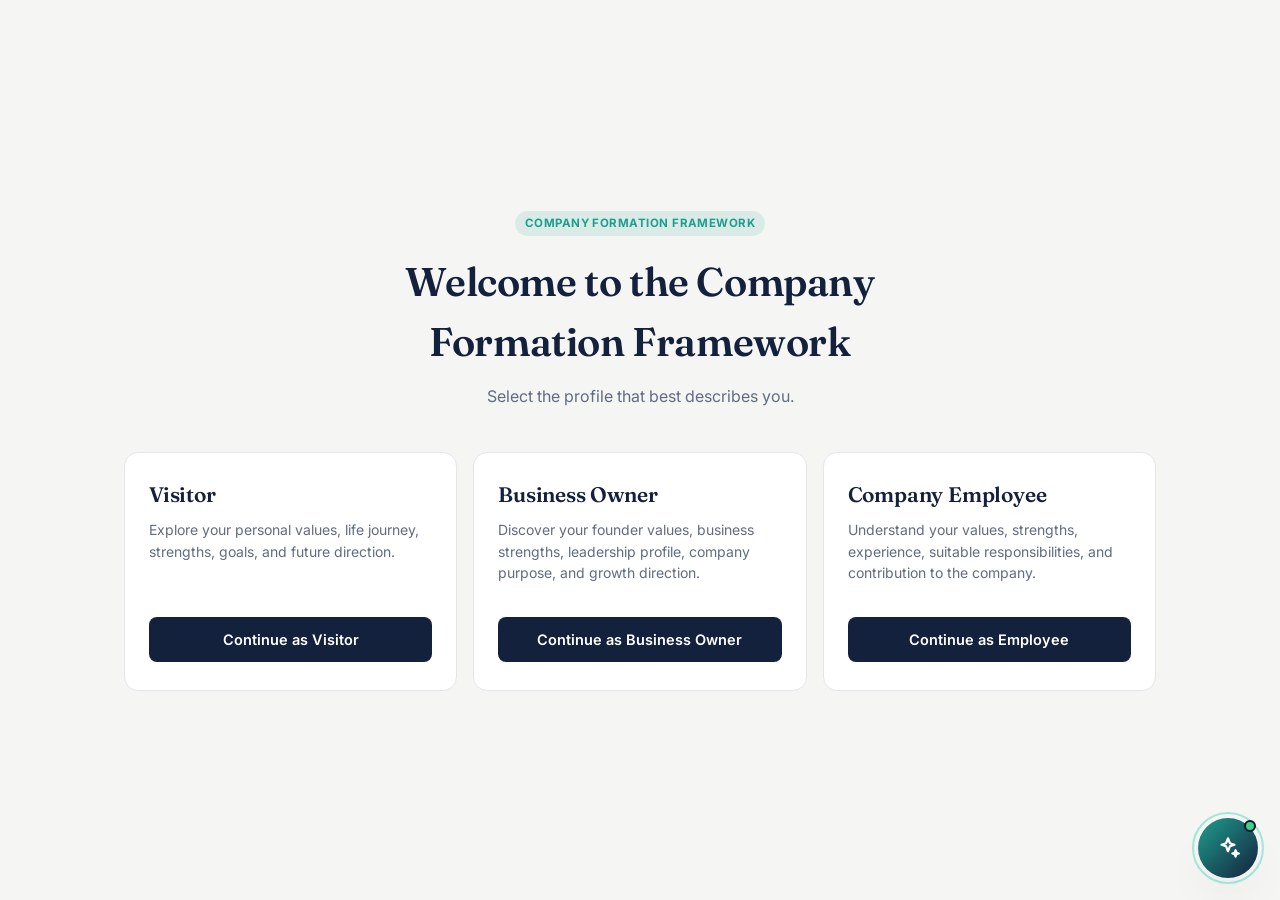
<file: index.html>
<!DOCTYPE html>
<html lang="en">
<head>
<meta charset="UTF-8">
<meta name="viewport" content="width=device-width, initial-scale=1.0, viewport-fit=cover">
<title>CFF — Company Formation Framework</title>
<meta name="description" content="Understand your values, life journey, strengths, and role in building a successful company.">

<!-- PWA: installable "Add to Home Screen" support on Android/iOS/desktop -->
<link rel="manifest" href="manifest.json">
<meta name="theme-color" content="#14213d">
<meta name="mobile-web-app-capable" content="yes">
<meta name="apple-mobile-web-app-capable" content="yes">
<meta name="apple-mobile-web-app-status-bar-style" content="black-translucent">
<meta name="apple-mobile-web-app-title" content="CFF">
<link rel="icon" href="icons/icon-192.png" type="image/png">
<link rel="apple-touch-icon" href="icons/apple-touch-icon.png">

<link rel="preconnect" href="https://fonts.googleapis.com">
<link rel="preconnect" href="https://fonts.gstatic.com" crossorigin>
<link href="https://fonts.googleapis.com/css2?family=Fraunces:opsz,wght@9..144,400;9..144,500;9..144,600;9..144,700&family=Inter:wght@400;500;600;700;800&display=swap" rel="stylesheet">
<link rel="stylesheet" href="css/style.css">
</head>
<body>
<a class="skip-link" href="#main">Skip to main content</a>

<div id="root"></div>

<div id="live-region" class="sr-only" aria-live="polite" aria-atomic="true"></div>

<noscript>
  <div class="noscript-banner">CFF requires JavaScript to run. Please enable JavaScript in your browser.</div>
</noscript>

<!-- Loaded as plain classic scripts (not type="module") so the whole site,
     including this file, can be opened directly from disk (file://) as well
     as served over http(s) via `npm start`. Order matters: config.js must
     load first, then storage.js and api.js define globals that app.js
     relies on, then ai-widget.js. -->
<script src="js/config.js"></script>
<script src="js/storage.js"></script>
<script src="js/api.js"></script>
<script src="js/app.js"></script>
<script src="js/ai-widget.js"></script>

<!-- Register the service worker for offline support + installability.
     Guarded so it never throws on file:// (service workers require
     http/https) or in browsers without support. -->
<script>
  if ('serviceWorker' in navigator && (location.protocol === 'http:' || location.protocol === 'https:')) {
    window.addEventListener('load', function () {
      navigator.serviceWorker.register('sw.js').catch(function (err) {
        console.warn('CFF: service worker registration failed', err);
      });
    });
  }
</script>
</body>
</html>
</file>
<file: css/style.css>
/* =========================================================================
   CFF — Company Formation Framework
   Design tokens + full stylesheet
   ========================================================================= */

:root{
  --navy:#14213d;
  --navy-deep:#0b1526;
  --teal:#1f9e8e;
  --teal-light:#5fd8c4;
  --paper:#f5f6f3;
  --card:#ffffff;
  --ink:#1a2238;
  --ink-soft:#616b82;
  --line:#e3e6ea;
  --gold:#be9b3f;
  --danger:#c1503f;

  --font-display:'Fraunces', Georgia, serif;
  --font-body:'Inter', -apple-system, BlinkMacSystemFont, 'Segoe UI', sans-serif;

  --radius-sm:8px;
  --radius-md:14px;
  --radius-lg:20px;

  --shadow-sm:0 1px 3px rgba(11,21,38,.06);
  --shadow-md:0 12px 28px -12px rgba(20,33,61,.18);
  --shadow-lg:0 24px 48px -20px rgba(20,33,61,.28);

  --header-h:64px;
}

/* ---------------------------------------------------------------------- */
/* Reset                                                                   */
/* ---------------------------------------------------------------------- */
*, *::before, *::after{ box-sizing:border-box; }
html{ scroll-behavior:smooth; }
body{
  margin:0;
  background:var(--paper);
  color:var(--ink);
  font-family:var(--font-body);
  -webkit-font-smoothing:antialiased;
  line-height:1.5;
}
h1,h2,h3,h4,.display{ font-family:var(--font-display); letter-spacing:-0.01em; margin:0; }
p{ margin:0; }
a{ color:inherit; }
img{ max-width:100%; display:block; }
button{ font-family:inherit; cursor:pointer; }
ul{ margin:0; }

.sr-only{
  position:absolute; width:1px; height:1px; padding:0; margin:-1px;
  overflow:hidden; clip:rect(0,0,0,0); white-space:nowrap; border:0;
}
.skip-link{
  position:absolute; left:-999px; top:0; background:var(--navy); color:#fff;
  padding:10px 16px; border-radius:0 0 8px 0; z-index:100; font-weight:600; font-size:13px;
}
.skip-link:focus{ left:0; }

.noscript-banner{
  background:var(--danger); color:#fff; text-align:center; padding:12px; font-weight:600;
}

/* Visible focus states everywhere */
a:focus-visible,
button:focus-visible,
input:focus-visible,
textarea:focus-visible,
select:focus-visible,
[tabindex]:focus-visible{
  outline:3px solid var(--teal);
  outline-offset:2px;
}

/* ---------------------------------------------------------------------- */
/* Layout helpers                                                          */
/* ---------------------------------------------------------------------- */
.shell{ max-width:1080px; margin:0 auto; padding:0 24px; }
.fade-in{ animation:fadeIn .35s ease both; }
@keyframes fadeIn{ from{ opacity:0; transform:translateY(6px);} to{ opacity:1; transform:translateY(0);} }

.grid-2{ display:grid; grid-template-columns:1fr 1fr; gap:16px; }
.grid-3{ display:grid; grid-template-columns:repeat(3,1fr); gap:14px; }
.grid-auto{ display:grid; grid-template-columns:repeat(auto-fit, minmax(220px,1fr)); gap:16px; }

/* ---------------------------------------------------------------------- */
/* Buttons                                                                  */
/* ---------------------------------------------------------------------- */
.btn{
  display:inline-flex; align-items:center; justify-content:center; gap:8px;
  padding:13px 26px; border-radius:var(--radius-sm); border:1px solid transparent;
  font-weight:600; font-size:14.5px; transition:background .15s ease, border-color .15s ease, transform .1s ease;
  line-height:1.2;
}
.btn:active{ transform:translateY(1px); }
.btn-primary{ background:var(--navy); color:#fff; }
.btn-primary:hover{ background:var(--navy-deep); }
.btn-teal{ background:var(--teal); color:#fff; }
.btn-teal:hover{ background:#188577; }
.btn-ghost{ background:transparent; color:var(--navy); border-color:var(--line); }
.btn-ghost:hover{ border-color:var(--navy); }
.btn-danger-ghost{ background:transparent; color:var(--danger); border-color:var(--line); }
.btn-danger-ghost:hover{ border-color:var(--danger); }
.btn-block{ width:100%; }
.btn-sm{ padding:9px 16px; font-size:13px; }
.btn:disabled{ opacity:.45; cursor:not-allowed; }
.btn:disabled:hover{ transform:none; }

.btn-row{ display:flex; gap:10px; flex-wrap:wrap; }

/* ---------------------------------------------------------------------- */
/* Cards / badges                                                          */
/* ---------------------------------------------------------------------- */
.card{ background:var(--card); border:1px solid var(--line); border-radius:var(--radius-md); box-shadow:var(--shadow-sm); }

.badge{
  display:inline-flex; align-items:center; gap:6px; font-size:11.5px; font-weight:700;
  letter-spacing:.04em; text-transform:uppercase; padding:4px 10px; border-radius:999px;
}
.badge-teal{ background:rgba(31,158,142,.12); color:var(--teal); }
.badge-navy{ background:rgba(20,33,61,.08); color:var(--navy); }
.badge-gold{ background:rgba(190,155,63,.14); color:var(--gold); }
.badge-danger{ background:rgba(193,80,63,.12); color:var(--danger); }

/* ---------------------------------------------------------------------- */
/* Forms                                                                    */
/* ---------------------------------------------------------------------- */
label{ font-size:13px; font-weight:600; color:var(--ink-soft); display:block; margin-bottom:6px; }
.field{ margin-bottom:16px; }
.field:last-child{ margin-bottom:0; }
input[type="text"], input[type="email"], textarea, select{
  font-family:var(--font-body); border:1px solid var(--line); border-radius:var(--radius-sm);
  padding:12px 14px; font-size:14.5px; width:100%; background:#fff; color:var(--ink);
  transition:border-color .15s ease, box-shadow .15s ease;
}
textarea{ resize:vertical; min-height:96px; line-height:1.55; }
input.invalid, textarea.invalid{ border-color:var(--danger); }
.field-error{ color:var(--danger); font-size:12.5px; margin-top:5px; font-weight:600; }
.field-error:empty{ display:none; }
.checkbox-row{ display:flex; align-items:flex-start; gap:9px; font-weight:400; font-size:13px; color:var(--ink-soft); }
.checkbox-row input{ width:auto; margin-top:3px; accent-color:var(--teal); }

.charcount{ font-size:11.5px; color:var(--ink-soft); }
.charcount.ok{ color:var(--teal); }
.answer-meta{ display:flex; justify-content:space-between; margin-top:5px; }

/* ---------------------------------------------------------------------- */
/* Top navigation                                                          */
/* ---------------------------------------------------------------------- */
.topbar{
  position:sticky; top:0; z-index:40; background:rgba(245,246,243,.92); backdrop-filter:blur(8px);
  border-bottom:1px solid var(--line);
}
.topbar-inner{ display:flex; align-items:center; justify-content:space-between; padding:13px 0; gap:12px; }
.brand{ display:flex; align-items:center; gap:10px; min-width:0; }
.brand-mark{
  width:32px; height:32px; border-radius:8px; background:var(--navy); flex-shrink:0;
  display:flex; align-items:center; justify-content:center; color:#fff; font-family:var(--font-display);
  font-weight:700; font-size:15px;
}
.brand-name{ font-weight:700; font-size:15px; white-space:nowrap; }
.nav-links{ display:flex; gap:4px; align-items:center; }
.navlink{
  padding:8px 14px; border-radius:7px; font-size:13.5px; font-weight:600; color:var(--ink-soft);
  background:transparent; border:none;
}
.navlink:hover{ background:rgba(20,33,61,.06); }
.navlink.active{ background:var(--navy); color:#fff; }
.nav-toggle{ display:none; background:transparent; border:1px solid var(--line); border-radius:8px; padding:8px 10px; }

/* ---------------------------------------------------------------------- */
/* Hero / role selection                                                   */
/* ---------------------------------------------------------------------- */
.hero-section{ min-height:100vh; display:flex; flex-direction:column; }
.hero-inner{ flex:1; display:flex; align-items:center; padding:56px 0; }
.hero-head{ text-align:center; max-width:640px; margin:0 auto 44px; }
.hero-head h1{ font-size:40px; font-weight:600; margin:16px 0 12px; color:var(--navy); }
.hero-head p{ font-size:16px; color:var(--ink-soft); }

.role-card{
  cursor:pointer; transition:transform .18s ease, box-shadow .18s ease, border-color .18s ease;
  padding:28px 24px; text-align:left; border:1px solid var(--line); width:100%; background:var(--card);
  border-radius:var(--radius-md);
  display:flex; flex-direction:column; gap:2px;
}
.role-card:hover{ border-color:var(--teal); transform:translateY(-3px); box-shadow:var(--shadow-md); }
.role-card:focus-visible{ border-color:var(--teal); box-shadow:0 0 0 3px rgba(31,158,142,.25); }
.role-card h2{ font-size:21px; font-weight:600; margin-bottom:10px; color:var(--navy); }
.role-card p{ font-size:14px; color:var(--ink-soft); line-height:1.55; min-height:80px; margin-bottom:16px; }

/* ---------------------------------------------------------------------- */
/* Auth / registration                                                     */
/* ---------------------------------------------------------------------- */
.auth-wrap{ max-width:460px; padding-top:64px; padding-bottom:64px; }
.auth-card{ padding:32px; }
.auth-card h2{ font-size:25px; margin:0 0 4px; color:var(--navy); }
.auth-sub{ color:var(--ink-soft); font-size:13.5px; margin:0 0 24px; }

/* ---------------------------------------------------------------------- */
/* Dashboard                                                                */
/* ---------------------------------------------------------------------- */
.dash-head h1{ font-size:28px; color:var(--navy); margin-bottom:6px; }
.dash-tagline{ color:var(--ink-soft); font-size:15px; max-width:640px; margin-bottom:28px; }

.progress-track{ height:8px; border-radius:999px; background:var(--line); overflow:hidden; }
.progress-fill{ height:100%; background:linear-gradient(90deg, var(--teal), var(--teal-light)); border-radius:999px; transition:width .4s ease; }

.journey-strip{ display:flex; align-items:center; gap:10px; margin:18px 0; flex-wrap:wrap; }
.journey-node{
  width:32px; height:32px; border-radius:50%; display:flex; align-items:center; justify-content:center;
  font-weight:700; font-size:13px; border:2px solid var(--line); background:#fff; color:var(--ink-soft); flex-shrink:0;
}
.journey-node.done{ background:var(--teal); border-color:var(--teal); color:#fff; }
.journey-node.current{ border-color:var(--navy); color:var(--navy); box-shadow:0 0 0 4px rgba(20,33,61,.08); }
.journey-label{ font-size:13px; font-weight:600; color:var(--ink-soft); }
.journey-label.current{ color:var(--navy); }
.journey-divider{ width:32px; height:1px; background:var(--line); margin:0 2px; }

.module-card{
  padding:18px; cursor:pointer; border:1px solid var(--line); background:var(--card); border-radius:var(--radius-md);
  text-align:left; width:100%; transition:border-color .15s ease, transform .15s ease;
}
.module-card:hover{ border-color:var(--teal); transform:translateY(-2px); }
.module-card h3{ font-weight:600; font-size:14px; margin-bottom:6px; font-family:var(--font-body); }
.module-status{ font-size:12px; color:var(--ink-soft); }
.module-status.locked{ color:var(--ink-soft); }
.module-status.complete{ color:var(--teal); font-weight:600; }

/* ---------------------------------------------------------------------- */
/* Assessment                                                               */
/* ---------------------------------------------------------------------- */
.assessment-wrap{ max-width:820px; }
.assessment-head{ margin-bottom:6px; }
.assessment-instructions{ color:var(--ink-soft); font-size:14px; line-height:1.6; margin:0 0 20px; }

.q-nav{
  display:flex; gap:6px; overflow-x:auto; padding-bottom:8px; margin-bottom:20px;
  scrollbar-width:thin;
}
.q-nav-btn{
  flex-shrink:0; width:34px; height:34px; border-radius:8px; border:1px solid var(--line);
  background:#fff; font-weight:700; font-size:12.5px; color:var(--ink-soft); display:flex;
  align-items:center; justify-content:center;
}
.q-nav-btn.answered{ background:rgba(31,158,142,.12); border-color:var(--teal); color:var(--teal); }
.q-nav-btn.current{ background:var(--navy); border-color:var(--navy); color:#fff; }
.q-nav-btn:hover{ border-color:var(--navy); }

.q-progress-row{ display:flex; align-items:center; justify-content:space-between; margin-bottom:10px; }
.q-progress-row .label{ font-size:12.5px; font-weight:700; color:var(--ink-soft); }
.q-progress-row .count{ font-size:12.5px; font-weight:700; color:var(--teal); }

.question-card{ padding:28px; }
.question-card h2{ font-size:20px; color:var(--navy); margin-bottom:6px; }
.question-helper{ font-size:13.5px; color:var(--ink-soft); margin:0 0 20px; line-height:1.55; }

.answer-group{ display:flex; flex-direction:column; gap:16px; }
.answer-block{ position:relative; }
.answer-block-head{ display:flex; align-items:center; justify-content:space-between; margin-bottom:6px; }
.clear-answer-btn{ background:none; border:none; font-size:11.5px; color:var(--ink-soft); font-weight:600; padding:2px 4px; }
.clear-answer-btn:hover{ color:var(--danger); }

.assessment-footer{ display:flex; justify-content:space-between; align-items:center; margin-top:20px; gap:12px; flex-wrap:wrap; }
.autosave-note{ font-size:12px; color:var(--ink-soft); }
.validation-note{ text-align:right; font-size:12px; color:var(--danger); margin-top:8px; }

.summary-row{
  display:flex; justify-content:space-between; align-items:flex-start; gap:12px; padding:14px 0; border-bottom:1px solid var(--line);
}
.summary-row:last-child{ border-bottom:none; }
.summary-row h4{ font-size:13.5px; font-weight:700; margin-bottom:4px; }
.summary-row p{ font-size:12.5px; color:var(--ink-soft); line-height:1.5; }
.summary-missing{ color:var(--danger); font-weight:600; }

/* ---------------------------------------------------------------------- */
/* AI analysis                                                              */
/* ---------------------------------------------------------------------- */
.analysis-loading{ padding:60px 24px; text-align:center; }
.spinner{
  width:44px; height:44px; border-radius:50%; border:3px solid var(--line); border-top-color:var(--teal);
  animation:spin .9s linear infinite; margin:0 auto 16px;
}
.spinner-sm{ width:16px; height:16px; border-width:2px; margin:0; border-top-color:#fff; }
@keyframes spin{ to{ transform:rotate(360deg); } }

.skeleton{ background:linear-gradient(90deg, var(--line) 25%, #eef0ee 37%, var(--line) 63%); background-size:400% 100%; animation:skeleton 1.4s ease infinite; border-radius:8px; }
@keyframes skeleton{ 0%{ background-position:100% 50%; } 100%{ background-position:0 50%; } }

.statement-card{ padding:30px; margin-bottom:20px; }
.statement-card p{ font-size:19px; color:var(--navy); line-height:1.5; }

.value-card{ padding:20px; }
.value-card .eyebrow{ font-size:11px; font-weight:700; color:var(--teal); text-transform:uppercase; letter-spacing:.05em; margin-bottom:6px; }
.value-card h3{ font-size:18px; color:var(--navy); margin-bottom:8px; }
.value-card .evidence{ font-size:12.5px; color:var(--ink-soft); line-height:1.5; }

.tag-list{ display:flex; flex-wrap:wrap; gap:8px; }

.list-card{ padding:20px; }
.list-card h4{ font-weight:700; font-size:13.5px; margin-bottom:10px; }
.list-card ul{ padding-left:18px; font-size:13px; color:var(--ink-soft); line-height:1.7; }

.analysis-disclaimer{ font-size:11.5px; color:var(--ink-soft); margin-top:20px; line-height:1.5; }

.error-card{ padding:40px; text-align:center; }
.error-card .title{ color:var(--danger); font-weight:700; margin-bottom:8px; }
.error-card p{ font-size:13.5px; color:var(--ink-soft); margin:0 0 16px; }

.consent-card{ padding:20px; margin-bottom:20px; border-color:var(--gold); background:rgba(190,155,63,.06); }
.consent-card p{ font-size:13px; color:var(--ink-soft); line-height:1.55; }

/* ---------------------------------------------------------------------- */
/* Stub module                                                              */
/* ---------------------------------------------------------------------- */
.stub-card{ padding:36px; text-align:center; }
.stub-card p{ color:var(--ink-soft); font-size:14px; line-height:1.6; margin:10px 0 0; }

/* ---------------------------------------------------------------------- */
/* Settings                                                                  */
/* ---------------------------------------------------------------------- */
.settings-row{ font-size:13px; color:var(--ink-soft); margin-bottom:4px; }
.settings-value{ font-weight:600; margin-bottom:14px; }

/* ---------------------------------------------------------------------- */
/* Footer                                                                    */
/* ---------------------------------------------------------------------- */
.site-footer{ border-top:1px solid var(--line); margin-top:60px; padding:24px 0; }
.site-footer-inner{ display:flex; justify-content:space-between; align-items:center; flex-wrap:wrap; gap:10px; }
.site-footer p{ font-size:12.5px; color:var(--ink-soft); }

/* ---------------------------------------------------------------------- */
/* Toast / live status                                                      */
/* ---------------------------------------------------------------------- */
.toast{
  position:fixed; bottom:20px; left:50%; transform:translateX(-50%); background:var(--navy); color:#fff;
  padding:12px 20px; border-radius:10px; font-size:13.5px; font-weight:600; box-shadow:var(--shadow-lg);
  z-index:100; display:flex; align-items:center; gap:10px;
}
.toast.toast-danger{ background:var(--danger); }
.toast.toast-teal{ background:var(--teal); }

/* ---------------------------------------------------------------------- */
/* Responsive breakpoints                                                   */
/* ---------------------------------------------------------------------- */
@media (max-width:1024px){
  .grid-3{ grid-template-columns:repeat(2,1fr); }
  .hero-inner{ padding:44px 0; }
}

@media (max-width:768px){
  .shell{ padding:0 18px; }
  .hero-head h1{ font-size:32px; }
  .grid-2, .grid-3{ grid-template-columns:1fr; }
  .dash-head h1{ font-size:24px; }
  .question-card{ padding:22px; }
  .question-card h2{ font-size:18px; }
  .statement-card p{ font-size:17px; }
  .assessment-footer{ flex-direction:column-reverse; align-items:stretch; }
  .assessment-footer .btn{ width:100%; }
  .autosave-note{ text-align:center; }
  .nav-links{ display:none; }
  .nav-links.open{
    display:flex; flex-direction:column; align-items:stretch; position:absolute; top:var(--header-h);
    left:0; right:0; background:var(--paper); border-bottom:1px solid var(--line); padding:10px 18px 16px; gap:2px;
  }
  .nav-toggle{ display:inline-flex; }
  .nav-links.open .navlink{ width:100%; text-align:left; padding:12px 14px; }
}

@media (max-width:480px){
  .hero-head h1{ font-size:26px; }
  .hero-head{ padding:0 4px; }
  .role-card{ padding:22px 18px; }
  .role-card p{ min-height:0; }
  .auth-card{ padding:22px; }
  .statement-card, .value-card, .list-card{ padding:16px; }
  .q-nav-btn{ width:30px; height:30px; }
  .site-footer-inner{ flex-direction:column; align-items:flex-start; }
}

/* ---------------------------------------------------------------------- */
/* Print                                                                     */
/* ---------------------------------------------------------------------- */
@media print{
  .topbar, .site-footer, .no-print, .btn, .cff-ai-launcher, .cff-ai-panel{ display:none !important; }
  body{ background:#fff; }
  #analysis-report{ box-shadow:none; }
  .card{ border:1px solid #ccc; break-inside:avoid; }
}

/* ---------------------------------------------------------------------- */
/* Reduced motion                                                            */
/* ---------------------------------------------------------------------- */
@media (prefers-reduced-motion: reduce){
  *, *::before, *::after{
    animation-duration:0.01ms !important;
    animation-iteration-count:1 !important;
    transition-duration:0.01ms !important;
    scroll-behavior:auto !important;
  }
}

/* ---------------------------------------------------------------------- */
/* AI Assistant Widget — "Ask CFF AI"                                       */
/* Injected on every screen by js/ai-widget.js so markup lives in one place.*/
/* ---------------------------------------------------------------------- */
.cff-ai-launcher{
  position:fixed;
  right:22px;bottom:22px;
  z-index:1200;
  width:60px;height:60px;
  border-radius:50%;
  background:linear-gradient(135deg, var(--teal), var(--navy));
  color:#fff;
  border:none;
  display:flex;align-items:center;justify-content:center;
  box-shadow:var(--shadow-lg);
  cursor:pointer;
  transition:transform .25s ease;
}
.cff-ai-launcher:hover{transform:translateY(-3px) scale(1.03);}
.cff-ai-launcher::before{
  content:"";
  position:absolute;
  inset:-6px;
  border-radius:50%;
  border:2px solid var(--teal-light);
  opacity:.55;
  animation:cff-ai-pulse 2.6s ease-out infinite;
}
.cff-ai-launcher svg{width:26px;height:26px;position:relative;}
.cff-ai-launcher .cff-ai-dot{
  position:absolute;top:2px;right:2px;
  width:12px;height:12px;border-radius:50%;
  background:#3fcf8e;border:2px solid var(--navy-deep);
}
@keyframes cff-ai-pulse{
  0%{transform:scale(1);opacity:.55;}
  100%{transform:scale(1.35);opacity:0;}
}

.cff-ai-panel{
  position:fixed;
  right:22px;bottom:96px;
  z-index:1200;
  width:380px;
  max-width:calc(100vw - 32px);
  height:560px;
  max-height:calc(100vh - 140px);
  background:var(--card);
  border-radius:var(--radius-lg);
  box-shadow:var(--shadow-lg);
  border:1px solid var(--line);
  display:flex;
  flex-direction:column;
  overflow:hidden;
  transform:translateY(16px) scale(.97);
  opacity:0;
  pointer-events:none;
  transition:transform .28s ease, opacity .22s ease;
}
.cff-ai-panel.is-open{
  transform:translateY(0) scale(1);
  opacity:1;
  pointer-events:auto;
}
.cff-ai-header{
  background:linear-gradient(135deg, var(--navy-deep), var(--navy));
  color:#fff;
  padding:16px 18px;
  display:flex;
  align-items:center;
  justify-content:space-between;
  gap:10px;
  flex:none;
}
.cff-ai-header .who{display:flex;align-items:center;gap:10px;}
.cff-ai-header .avatar-ai{
  width:34px;height:34px;border-radius:50%;
  background:rgba(255,255,255,.12);
  display:flex;align-items:center;justify-content:center;
  flex:none;
}
.cff-ai-header h4{color:#fff;font-size:.95rem;margin:0;font-family:var(--font-body);}
.cff-ai-header p{color:var(--teal-light);font-size:.74rem;margin:0;display:flex;align-items:center;gap:6px;}
.cff-ai-header p::before{content:"";width:6px;height:6px;border-radius:50%;background:#3fcf8e;display:inline-block;}
.cff-ai-close{
  width:30px;height:30px;border-radius:50%;
  border:none;background:transparent;
  display:flex;align-items:center;justify-content:center;
  color:#fff;
  cursor:pointer;
  transition:background .2s ease;
}
.cff-ai-close:hover{background:rgba(255,255,255,.14);}

.cff-ai-messages{
  flex:1;
  overflow-y:auto;
  padding:18px;
  display:flex;
  flex-direction:column;
  gap:12px;
  background:var(--paper);
}
.cff-ai-msg{
  max-width:84%;
  padding:.65rem .9rem;
  border-radius:14px;
  font-size:.88rem;
  line-height:1.5;
  font-family:var(--font-body);
  animation:cff-ai-msg-in .25s ease;
}
@keyframes cff-ai-msg-in{from{opacity:0;transform:translateY(6px);}to{opacity:1;transform:none;}}
.cff-ai-msg.bot{
  align-self:flex-start;
  background:var(--card);
  border:1px solid var(--line);
  color:var(--ink);
  border-bottom-left-radius:4px;
}
.cff-ai-msg.user{
  align-self:flex-end;
  background:var(--teal);
  color:#fff;
  border-bottom-right-radius:4px;
}

.cff-ai-typing{
  align-self:flex-start;
  display:flex;
  gap:4px;
  padding:.7rem .9rem;
  background:var(--card);
  border:1px solid var(--line);
  border-radius:14px;
  border-bottom-left-radius:4px;
}
.cff-ai-typing span{
  width:6px;height:6px;border-radius:50%;
  background:var(--ink-soft);
  animation:cff-ai-bounce 1.1s infinite ease-in-out;
}
.cff-ai-typing span:nth-child(2){animation-delay:.15s;}
.cff-ai-typing span:nth-child(3){animation-delay:.3s;}
@keyframes cff-ai-bounce{0%,60%,100%{transform:translateY(0);opacity:.5;}30%{transform:translateY(-4px);opacity:1;}}

.cff-ai-chips{
  display:flex;
  flex-wrap:wrap;
  gap:8px;
  padding:0 18px 12px;
  background:var(--paper);
  flex:none;
}
.cff-ai-chip{
  font-size:.76rem;
  padding:.4rem .7rem;
  border-radius:999px;
  background:var(--card);
  border:1px solid var(--line);
  color:var(--navy);
  cursor:pointer;
  font-family:var(--font-body);
  transition:border-color .2s ease, background .2s ease;
}
.cff-ai-chip:hover{border-color:var(--teal);background:#eaf7f4;}

.cff-ai-input-row{
  flex:none;
  display:flex;
  gap:8px;
  padding:14px;
  border-top:1px solid var(--line);
  background:var(--card);
}
.cff-ai-input-row input{
  flex:1;
  border-radius:999px;
  padding:.65rem 1rem;
  font-size:.88rem;
  border:1px solid var(--line);
  font-family:var(--font-body);
  background:var(--paper);
  color:var(--ink);
}
.cff-ai-input-row input:focus{outline:2px solid var(--teal);outline-offset:1px;}
.cff-ai-send{
  width:40px;height:40px;flex:none;
  border-radius:50%;
  border:none;
  background:var(--teal);
  color:#fff;
  cursor:pointer;
  display:flex;align-items:center;justify-content:center;
  transition:background .2s ease, transform .2s ease;
}
.cff-ai-send:hover{background:var(--navy);transform:scale(1.05);}
.cff-ai-send:disabled{opacity:.5;cursor:default;transform:none;}

.cff-ai-footnote{
  font-size:.68rem;
  color:var(--ink-soft);
  text-align:center;
  padding:0 14px 12px;
  background:var(--card);
  font-family:var(--font-body);
}

@media (max-width:480px){
  .cff-ai-panel{
    right:12px;left:12px;bottom:86px;
    width:auto;
    height:min(70vh,560px);
  }
  .cff-ai-launcher{right:16px;bottom:16px;}
}

@media (prefers-reduced-motion: reduce){
  .cff-ai-launcher::before{animation:none;display:none;}
  .cff-ai-msg{animation:none;}
}
</file>
